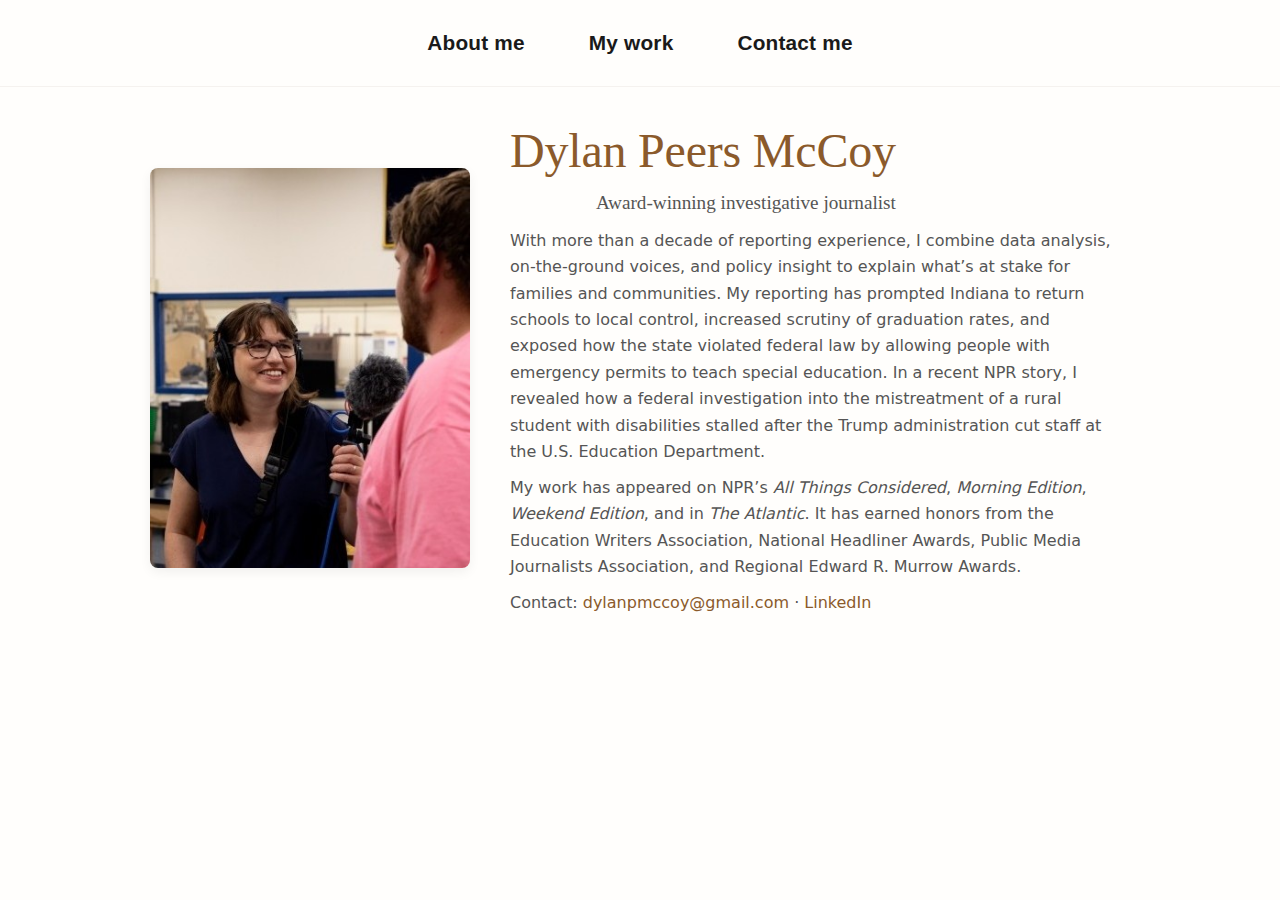
<file: index.html>
<!doctype html>
<html lang="en">
<head>
  <meta charset="utf-8">
  <meta http-equiv="refresh" content="0; url=about.html">
  <title>Redirecting…</title>
</head>
<body>
  <p>If you are not redirected, <a href="about.html">click here</a>.</p>
</body>
</html>
</file>
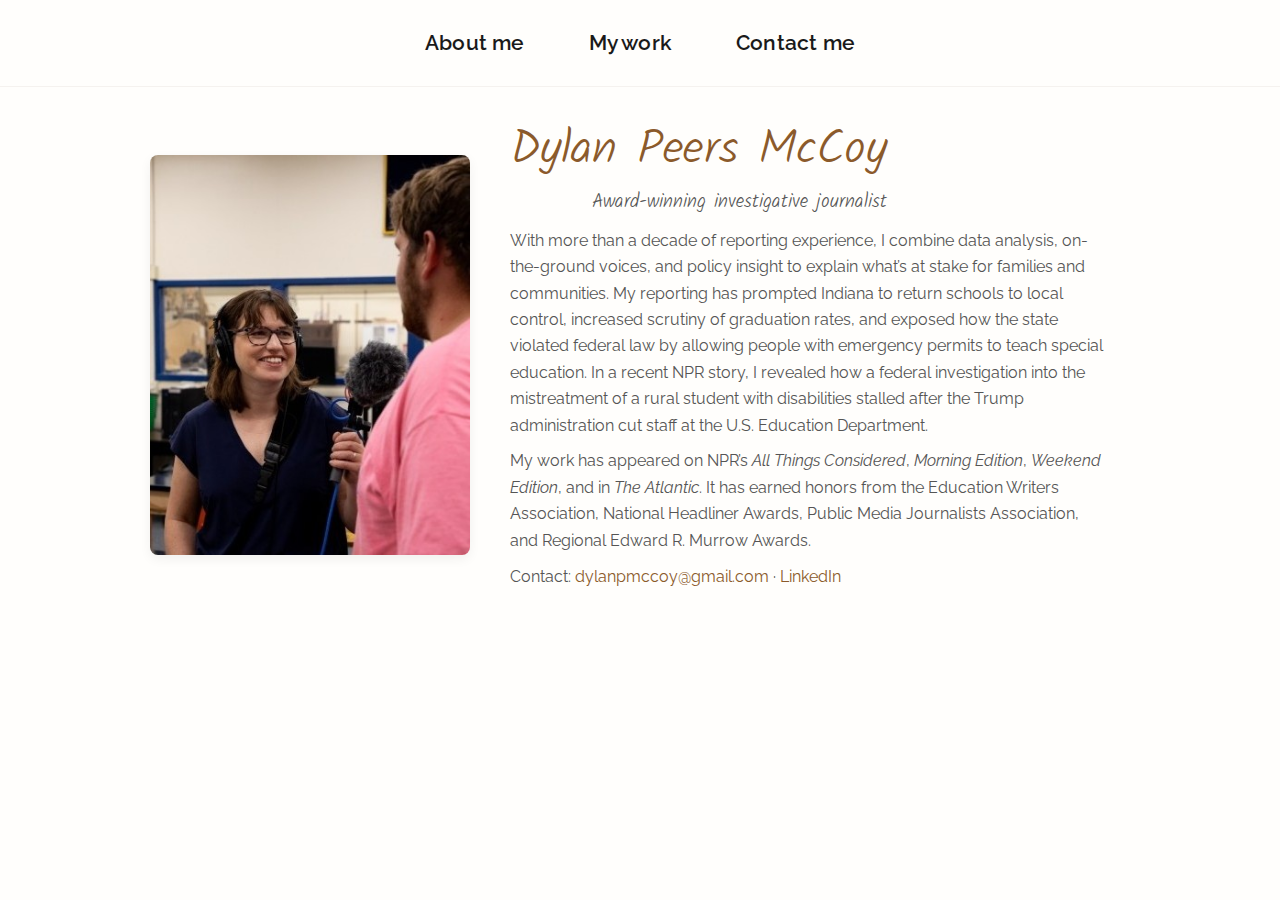
<file: about.html>
<!doctype html>
<html lang="en">
<head>
  <meta charset="utf-8">
  <meta name="viewport" content="width=device-width, initial-scale=1">
  <title>About me</title>
  <!-- Fonts: Kalam (light) for name/subhead; Raleway for body; Source Sans Pro for work tiles later -->
  <link href="https://fonts.googleapis.com/css2?family=Kalam:wght@300;400;700&family=Raleway:wght@400;600&display=swap" rel="stylesheet">
  <style>
    :root {
      --text: #1a1a1a;
      --muted: #555;
      --bg: #fffefc;
      --surface: #f5f2ef;
      --maxw: 980px;
      --accent: #8b5a2b; /* warm brown */
    }
    * { box-sizing: border-box; }
    body { margin: 0; font-family: 'Raleway', system-ui, -apple-system, sans-serif; color: var(--text); background: var(--bg); line-height: 1.65; }

    /* Header / Nav */
    .site-header { position: sticky; top: 0; background: var(--bg); border-bottom: 1px solid var(--surface); z-index: 10; }
    .nav { display: flex; justify-content: center; gap: 2rem; padding: 1.1rem 1rem; flex-wrap: wrap; }
    .nav__link { font-family: 'Raleway', sans-serif; color: var(--text); text-decoration: none; padding: .5rem 1rem; border-radius: .5rem; font-weight: 600; font-size: 1.3rem; letter-spacing: 0.2px; }
    .nav__link:hover { background: var(--surface); color: var(--accent); }

    /* Container */
    .container { width: min(100% - 2rem, var(--maxw)); margin-inline: auto; padding-block: 1.5rem 3rem; }

    /* About layout */
    .about { display: grid; gap: 2.5rem; align-items: start; }
    .about__photo { width: 320px; height: 400px; object-fit: cover; border-radius: 8px; display: block; margin: 0 auto; box-shadow: 0 4px 12px rgba(0,0,0,0.06); }
    .about__text p { margin: .6rem 0; color: var(--muted); }
    .about__text a { color: var(--accent); text-decoration: none; }
    .about__text a:hover { text-decoration: underline; }

    /* Name + subhead block */
    .nameblock { display: inline-block; }
    h1 { font-family: 'Kalam', cursive; font-weight: 300; margin: 0; color: var(--accent); letter-spacing: -0.2px; font-size: 3rem; }
    .subhead { font-family: 'Kalam', cursive; font-weight: 300; color: var(--muted); font-size: 1.2rem; text-align: right; margin-top: -0.2rem; }

    @media (min-width: 760px) {
      .about { grid-template-columns: 320px 1fr; align-items: center; }
      .about__photo { margin: 0; }
      .about__text { max-width: 60ch; }
    }
  </style>
</head>
<body>
  <header class="site-header">
    <nav class="nav">
      <a class="nav__link" href="about.html">About me</a>
      <a class="nav__link" href="mywork.html">My work</a>
      <a class="nav__link" href="contact.html">Contact me</a>
    </nav>
  </header>

  <main class="container">
    <section class="about">
      <img src="portrait.jpg" alt="Portrait of Dylan Peers McCoy" class="about__photo">

      <div class="about__text">
        <div class="nameblock">
          <h1>Dylan Peers McCoy</h1>
          <div class="subhead">Award-winning investigative journalist</div>
        </div>

        <p>With more than a decade of reporting experience, I combine data analysis, on-the-ground voices, and policy insight to explain what’s at stake for families and communities. My reporting has prompted Indiana to return schools to local control, increased scrutiny of graduation rates, and exposed how the state violated federal law by allowing people with emergency permits to teach special education. In a recent NPR story, I revealed how a federal investigation into the mistreatment of a rural student with disabilities stalled after the Trump administration cut staff at the U.S. Education Department.</p>

        <p>My work has appeared on NPR’s <em>All Things Considered</em>, <em>Morning Edition</em>, <em>Weekend Edition</em>, and in <em>The Atlantic</em>. It has earned honors from the Education Writers Association, National Headliner Awards, Public Media Journalists Association, and Regional Edward R. Murrow Awards.</p>

        <p>Contact: <a href="mailto:dylanpmccoy@gmail.com">dylanpmccoy@gmail.com</a> · <a href="https://www.linkedin.com/in/dylanpmccoy/" target="_blank" rel="noopener">LinkedIn</a></p>
      </div>
    </section>
  </main>
</body>
</html>
</file>
